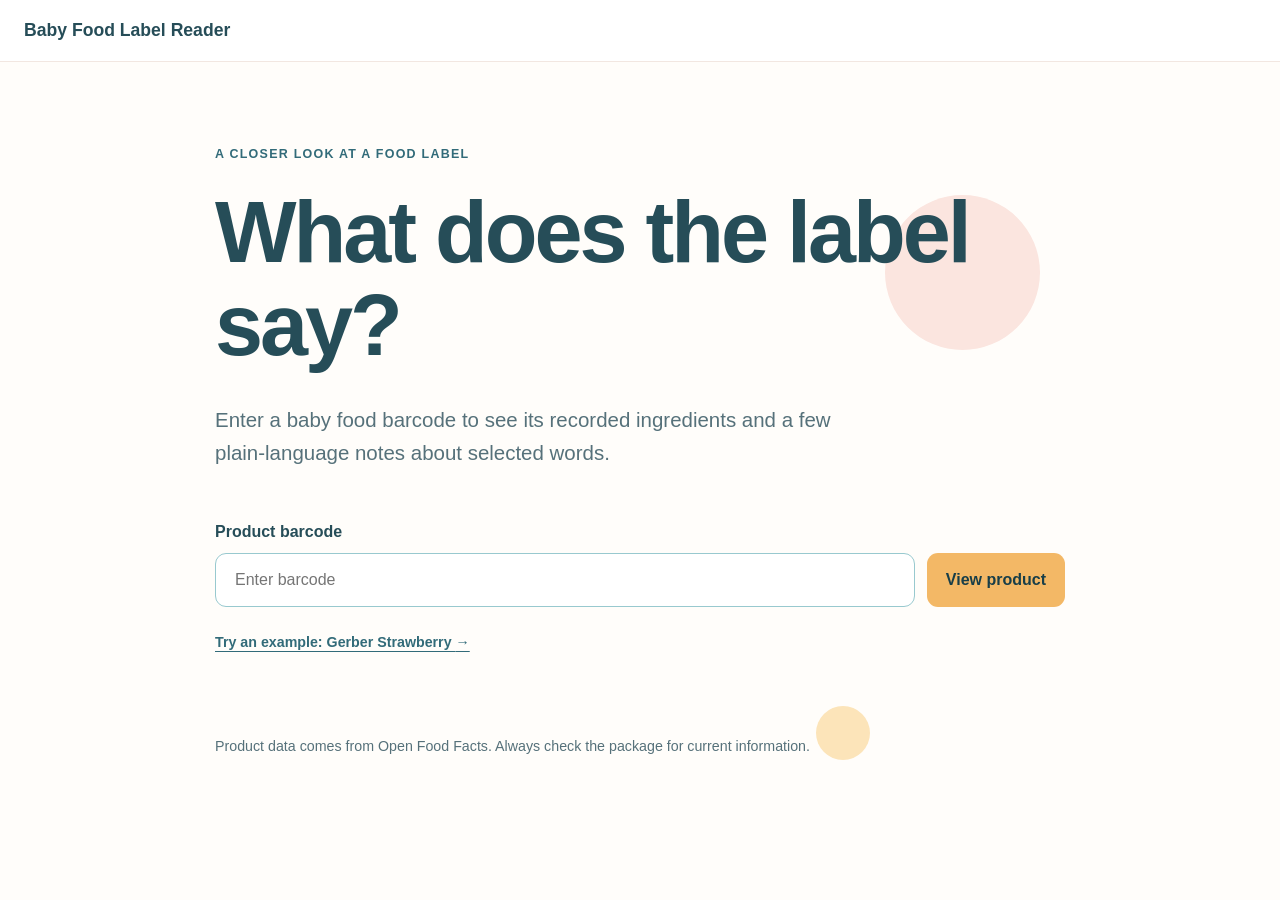
<file: index.html>
<!doctype html>
<html lang="en">
<head>
  <meta charset="utf-8">
  <meta name="viewport" content="width=device-width, initial-scale=1">
  <title>Baby Food Label Reader</title>
  <link rel="stylesheet" href="style.css">
  <script src="script.js" defer></script>
</head>
<body>
  <header class="site-header"><a class="wordmark" href="index.html">Baby Food Label Reader</a></header>
  <main class="home page">
    <p class="eyebrow">A closer look at a food label</p>
    <h1>What does the label say?</h1>
    <p class="intro">Enter a baby food barcode to see its recorded ingredients and a few plain-language notes about selected words.</p>
    <form id="search-form" class="search" action="product.html" method="get">
      <label for="barcode">Product barcode</label>
      <div class="search-row">
        <input id="barcode" name="barcode" inputmode="numeric" pattern="[0-9]{8,14}" maxlength="14" placeholder="Enter barcode" required>
        <button type="submit">View product</button>
      </div>
      <p class="example"><a class="example-link" href="product.html?barcode=0015000047306">Try an example: Gerber Strawberry <span aria-hidden="true">→</span></a></p>
    </form>
    <p class="home-note">Product data comes from Open Food Facts. Always check the package for current information.</p>
  </main>
</body>
</html>
</file>
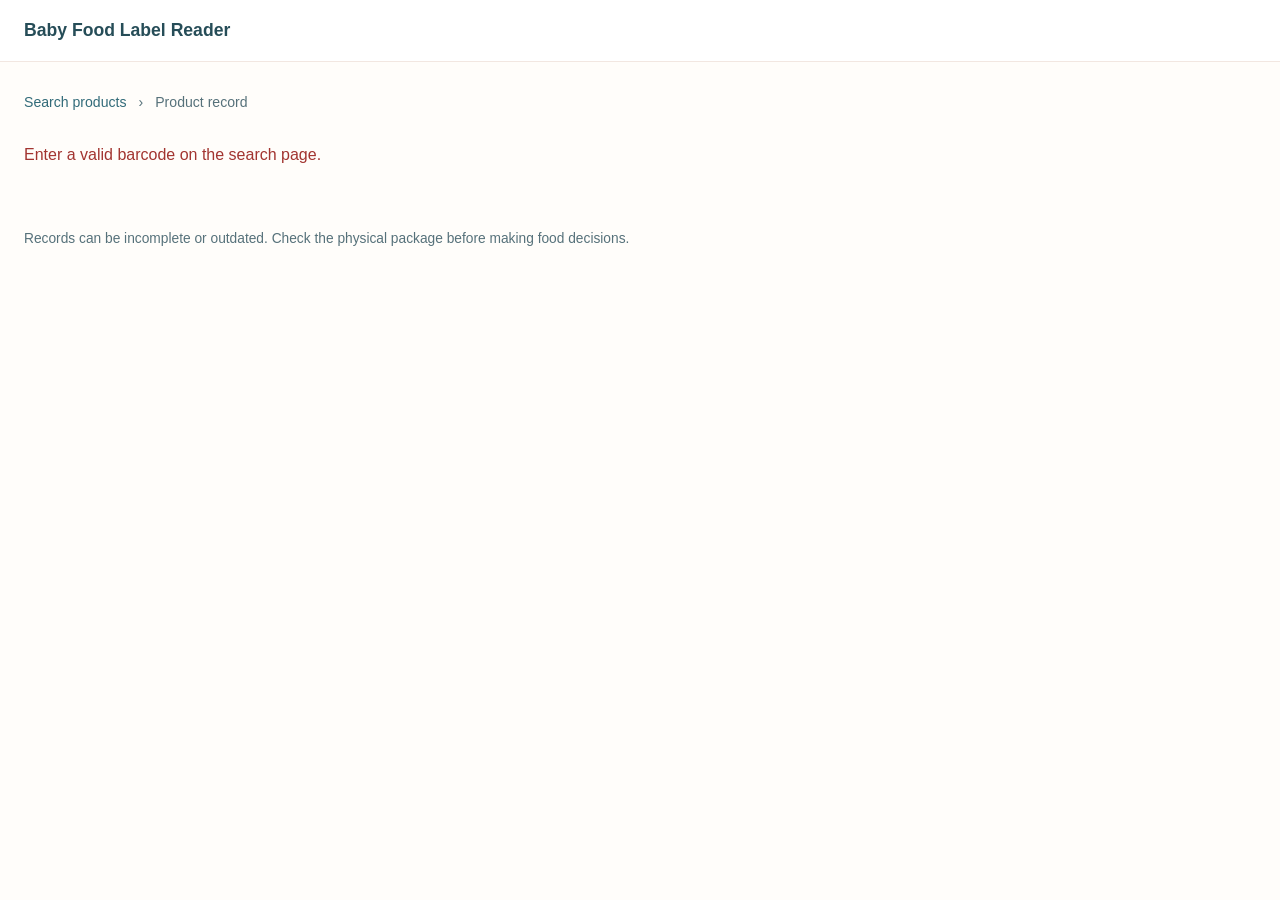
<file: product.html>
<!doctype html>
<html lang="en">
<head>
  <meta charset="utf-8">
  <meta name="viewport" content="width=device-width, initial-scale=1">
  <title>Product · Baby Food Label Reader</title>
  <link rel="stylesheet" href="style.css">
  <script src="script.js" defer></script>
</head>
<body>
  <header class="site-header"><a class="wordmark" href="index.html">Baby Food Label Reader</a></header>
  <main class="page product-page">
    <nav class="breadcrumb" aria-label="Breadcrumb"><a href="index.html">Search products</a><span aria-hidden="true">›</span><span>Product record</span></nav>
    <p id="status" class="status" role="status" aria-live="polite">Loading product information…</p>
    <article id="result" hidden>
      <div class="product-layout">
        <div id="image-container" class="image-container"><span>Product image unavailable</span></div>
        <div class="product-details">
          <p class="eyebrow">Product record · Open Food Facts</p>
          <h1 id="product-name"></h1>
          <dl class="metadata">
            <div><dt>Brand</dt><dd id="brand"></dd></div>
            <div><dt>Quantity</dt><dd id="quantity"></dd></div>
            <div><dt>Barcode</dt><dd id="product-code"></dd></div>
          </dl>
          <section class="detail-section" aria-labelledby="ingredients-heading">
            <h2 id="ingredients-heading">Original ingredient text</h2>
            <p class="source">Recorded by Open Food Facts. Shown without rewriting.</p>
            <p id="ingredients" class="ingredient-text" tabindex="-1"></p>
            <button id="clear-highlight" class="text-button" type="button" hidden>Clear highlight</button>
            <p id="highlight-status" class="source" role="status" aria-live="polite"></p>
          </section>
          <section class="detail-section" aria-labelledby="allergen-heading">
            <h2 id="allergen-heading">Recorded allergen information</h2>
            <p class="source">Tags in the Open Food Facts record; verify against the package.</p>
            <div id="allergens" class="tags"></div>
          </section>
          <section class="detail-section explanation-section" aria-labelledby="explanation-heading">
            <p class="eyebrow">Written by this website</p>
            <h2 id="explanation-heading">Ingredient reading help</h2>
            <p class="source">Notes on selected terms found in the recorded text. These are explanations, not statements printed on the package.</p>
            <div id="explanations" class="explanations"></div>
          </section>
          <section class="detail-section" aria-labelledby="nutrition-heading">
            <h2 id="nutrition-heading">Key nutrition facts</h2>
            <p class="source">Per 100 g, when recorded by Open Food Facts.</p>
            <dl id="nutrition" class="nutrition"></dl>
            <p id="nutrition-warning" class="nutrition-warning" hidden></p>
          </section>
          <p class="record-link"><a id="source-link" href="https://world.openfoodfacts.org/" target="_blank" rel="noopener noreferrer">View original Open Food Facts record ↗</a></p>
        </div>
      </div>
    </article>
    <p class="footnote">Records can be incomplete or outdated. Check the physical package before making food decisions.</p>
  </main>
  <dialog id="image-dialog" class="image-dialog" aria-labelledby="image-dialog-title" aria-describedby="image-resolution-note">
    <div class="dialog-header"><h2 id="image-dialog-title">Product packaging</h2><button id="close-image" type="button" autofocus aria-label="Close enlarged image">Close ×</button></div>
    <div id="enlarged-image-container" class="enlarged-image-container"></div>
    <p id="image-resolution-note" class="source">Image from Open Food Facts. Detail depends on the original image resolution.</p>
  </dialog>
</body>
</html>
</file>
<file: style.css>
:root {
  font-family: Arial, sans-serif;
  color: #264d58;
  background: #fffdfa;
  /* Approximate screen samples from the supplied visual reference. */
  --pink: #eca298;
  --yellow: #f3b866;
  --blue: #72bdca;
  --deep-blue: #326b79;
}
* { box-sizing: border-box; }
body { margin: 0; }
a { color: var(--deep-blue); }
.site-header { border-bottom: 1px solid #f2e7e1; background: #fff; padding: 20px max(24px, calc((100vw - 1240px) / 2)); }
.wordmark { color: #264d58; text-decoration: none; font-weight: 700; font-size: 1.1rem; }
.page { width: min(100% - 48px, 1240px); margin: 0 auto; }
.eyebrow { color: var(--deep-blue); font-size: .78rem; font-weight: 700; letter-spacing: .1em; text-transform: uppercase; }
h1 { line-height: 1.08; letter-spacing: -.035em; }
h2 { font-size: 1.4rem; margin: 0 0 10px; }
p { line-height: 1.65; }
.home { position: relative; isolation: isolate; max-width: 850px; min-height: calc(100vh - 72px); display: flex; flex-direction: column; align-items: flex-start; justify-content: center; padding: 70px 0 120px; }
.home::before, .home::after { content: ''; position: absolute; z-index: -1; border-radius: 50%; pointer-events: none; }
.home::before { width: 155px; height: 155px; right: 3%; top: 16%; background: #fbe5df; }
.home::after { width: 54px; height: 54px; right: 23%; bottom: 16%; background: #fce4b9; }
.home h1 { font-size: clamp(2.9rem, 7vw, 5.4rem); max-width: 780px; margin: 8px 0 10px; }
.intro { font-size: clamp(1.05rem, 2vw, 1.28rem); max-width: 660px; color: #56717a; }
.search { width: 100%; margin-top: 32px; }
.search label { display: block; font-weight: 700; margin-bottom: 12px; }
.search-row { display: flex; gap: 12px; }
input, button { font: inherit; padding: 17px 19px; border-radius: 11px; }
input { flex: 1; min-width: 0; border: 1px solid #98c9cf; background: #fff; }
input:focus-visible, button:focus-visible, a:focus-visible { outline: 3px solid var(--yellow); outline-offset: 3px; }
button { white-space: nowrap; border: 0; color: #183e48; background: var(--yellow); font-weight: 700; cursor: pointer; }
button:hover { background: #eaa550; }
.example, .home-note { color: #56717a; font-size: .89rem; }
.home-note { margin-top: 56px; }
.product-page { padding: 32px 0 72px; }
.breadcrumb { display: flex; gap: 12px; font-size: .88rem; color: #56717a; margin-bottom: 32px; }
.breadcrumb a { text-decoration: none; }
.status { margin: 16px 0; }
.status.error { color: #a23430; }
.visually-hidden { position: absolute; width: 1px; height: 1px; overflow: hidden; clip: rect(0,0,0,0); white-space: nowrap; }
[hidden] { display: none !important; }
.product-layout { display: grid; grid-template-columns: minmax(0, 1.06fr) minmax(0, .94fr); gap: clamp(32px, 7vw, 96px); align-items: start; }
.image-container { width: 100%; min-height: 600px; aspect-ratio: 1 / 1.08; padding: 48px; background: #edf7f8; display: grid; place-items: center; color: var(--deep-blue); text-align: center; }
.image-container img { max-width: 100%; max-height: 100%; object-fit: contain; }
.product-details h1 { font-size: clamp(2.2rem, 4vw, 3.6rem); margin: 12px 0 28px; overflow-wrap: anywhere; }
.metadata { margin: 0 0 26px; padding-bottom: 10px; border-bottom: 1px solid #e6e9e8; }
.metadata div { display: flex; gap: 16px; padding: 8px 0; }
.metadata dt { min-width: 78px; color: #56717a; }
.metadata dd { margin: 0; font-weight: 600; overflow-wrap: anywhere; }
.detail-section { padding: 28px 0; border-bottom: 1px solid #e6e9e8; }
.source { color: #56717a; font-size: .88rem; margin: 0 0 16px; }
.ingredient-text { font-size: 1.05rem; line-height: 1.85; overflow-wrap: anywhere; white-space: pre-wrap; margin-bottom: 0; }
.tags { display: flex; flex-wrap: wrap; gap: 9px; line-height: 1.6; }
.tag { background: #d9eff2; border-radius: 100px; padding: 7px 13px; text-transform: capitalize; }
.explanation-section { padding: 28px 20px; margin: 8px -20px 0; background: #fff0e5; border-left: 4px solid var(--pink); border-radius: 12px; }
.explanation-section .eyebrow { margin: 0 0 10px; }
.explanations { margin: 0; padding-left: 21px; line-height: 1.8; }
.explanations li + li { margin-top: 10px; }
.nutrition { margin: 0; }
.nutrition div { display: flex; justify-content: space-between; gap: 16px; padding: 10px 0; border-bottom: 1px solid #e6e9e8; }
.nutrition dd { margin: 0; font-weight: 700; }
.record-link { margin-top: 28px; }
.footnote { font-size: .86rem; color: #56717a; margin-top: 60px; }
@media (max-width: 760px) {
  .product-layout { grid-template-columns: minmax(0, 1fr); gap: 32px; }
  .image-container { min-height: 0; aspect-ratio: auto; padding: 24px; }
  .search-row { flex-direction: column; }
  .home { min-height: auto; padding: 100px 0; }
  .home::before { width: 94px; height: 94px; right: 0; top: 28px; }
  .explanation-section { margin-left: 0; margin-right: 0; }
}

.explanations { padding: 0; }
.explanations details { border-top: 1px solid #e5cec0; padding: 14px 0; }
.explanations summary { cursor: pointer; font-weight: 700; padding: 6px 0; overflow-wrap: anywhere; }
.explanations summary:focus-visible { outline: 3px solid var(--yellow); outline-offset: 3px; }
.explanations details p { margin: 12px 0; }
.text-button { padding: 9px 12px; font-size: .88rem; white-space: normal; }
.explanation-source { display: block; font-size: .82rem; margin-top: 14px; overflow-wrap: anywhere; }
.ingredient-text mark { background: #fce4b9; color: #183e48; border-bottom: 2px solid #aa6208; }
#clear-highlight { margin-top: 16px; }
#highlight-status { margin-top: 10px; }
.explanations summary { list-style: none; display: flex; align-items: center; justify-content: space-between; gap: 16px; }
.explanations summary::-webkit-details-marker { display: none; }
.explanations summary::after { content: '+'; font-size: 1.4rem; flex-shrink: 0; }
.explanations details[open] > summary::after { content: '−'; }

.example-link { display: inline-block; padding: 10px 0; font-weight: 600; text-underline-offset: 4px; }
.example-link:hover { text-decoration-thickness: 2px; }

.image-trigger { display: flex; flex-direction: column; align-items: center; justify-content: center; gap: 20px; width: 100%; height: 100%; min-width: 0; padding: 0; background: transparent; white-space: normal; }
.image-trigger:hover { background: transparent; }
.image-trigger:disabled { cursor: default; }
.image-trigger img { max-height: 520px; }
.image-hint { color: var(--deep-blue); font-size: .88rem; text-decoration: underline; text-underline-offset: 4px; }
.image-dialog { width: min(900px, calc(100vw - 32px)); max-height: calc(100dvh - 32px); padding: 24px; border: 1px solid #98c9cf; border-radius: 16px; background: #fffdfa; color: #264d58; overflow: auto; }
.image-dialog::backdrop { background: rgb(24 62 72 / 65%); }
.dialog-header { display: flex; align-items: center; justify-content: space-between; gap: 16px; position: sticky; top: 0; background: #fffdfa; padding-bottom: 16px; }
.dialog-header h2 { margin: 0; font-size: 1.2rem; }
.dialog-header button { padding: 12px 16px; background: var(--pink); }
.enlarged-image-container { display: grid; place-items: center; min-height: 120px; background: #edf7f8; padding: 16px; }
.enlarged-image-container img { display: block; max-width: 100%; max-height: 65dvh; object-fit: contain; }
.image-dialog .source { margin: 16px 0 0; }
.image-modal-open { overflow: hidden; }
@media (max-width: 760px) { .image-trigger img { max-height: 300px; } .image-dialog { padding: 16px; } }

.nutrition-warning { background: #fff0e5; border-left: 3px solid #f3b866; padding: 14px 18px; line-height: 1.6; font-size: .9rem; }

/* Allow intrinsic image/text sizes to shrink inside the grid, including iOS. */
.product-layout > *, .product-details, .image-container, .image-trigger { min-width: 0; }
.product-details, .metadata dd, .nutrition dd, .record-link, .footnote { overflow-wrap: anywhere; }
.image-trigger { height: auto; }
.image-trigger img { display: block; width: auto; height: auto; max-width: 100%; }
.breadcrumb { flex-wrap: wrap; }
@media (max-width: 760px) {
  .page { width: calc(100% - 40px); }
  .site-header { padding: 18px 20px; }
  .product-page { padding-top: 24px; }
  .image-container { display: block; }
  .image-trigger { gap: 16px; }
  .image-trigger img { max-height: 280px; max-width: 100%; object-fit: contain; }
  .image-hint { display: block; line-height: 1.5; }
  .product-details h1 { font-size: clamp(2rem, 8vw, 2.6rem); }
  .metadata div { display: grid; grid-template-columns: 72px minmax(0, 1fr); gap: 12px; }
  .metadata dt { min-width: 0; }
  .detail-section { padding-top: 24px; padding-bottom: 24px; }
  .explanation-section { padding: 24px 16px; margin: 8px 0 0; }
  .nutrition div { display: grid; grid-template-columns: minmax(0, 1fr) minmax(0, 1fr); }
  .nutrition dd { text-align: right; }
  .dialog-header { flex-wrap: wrap; }
}
</file>
